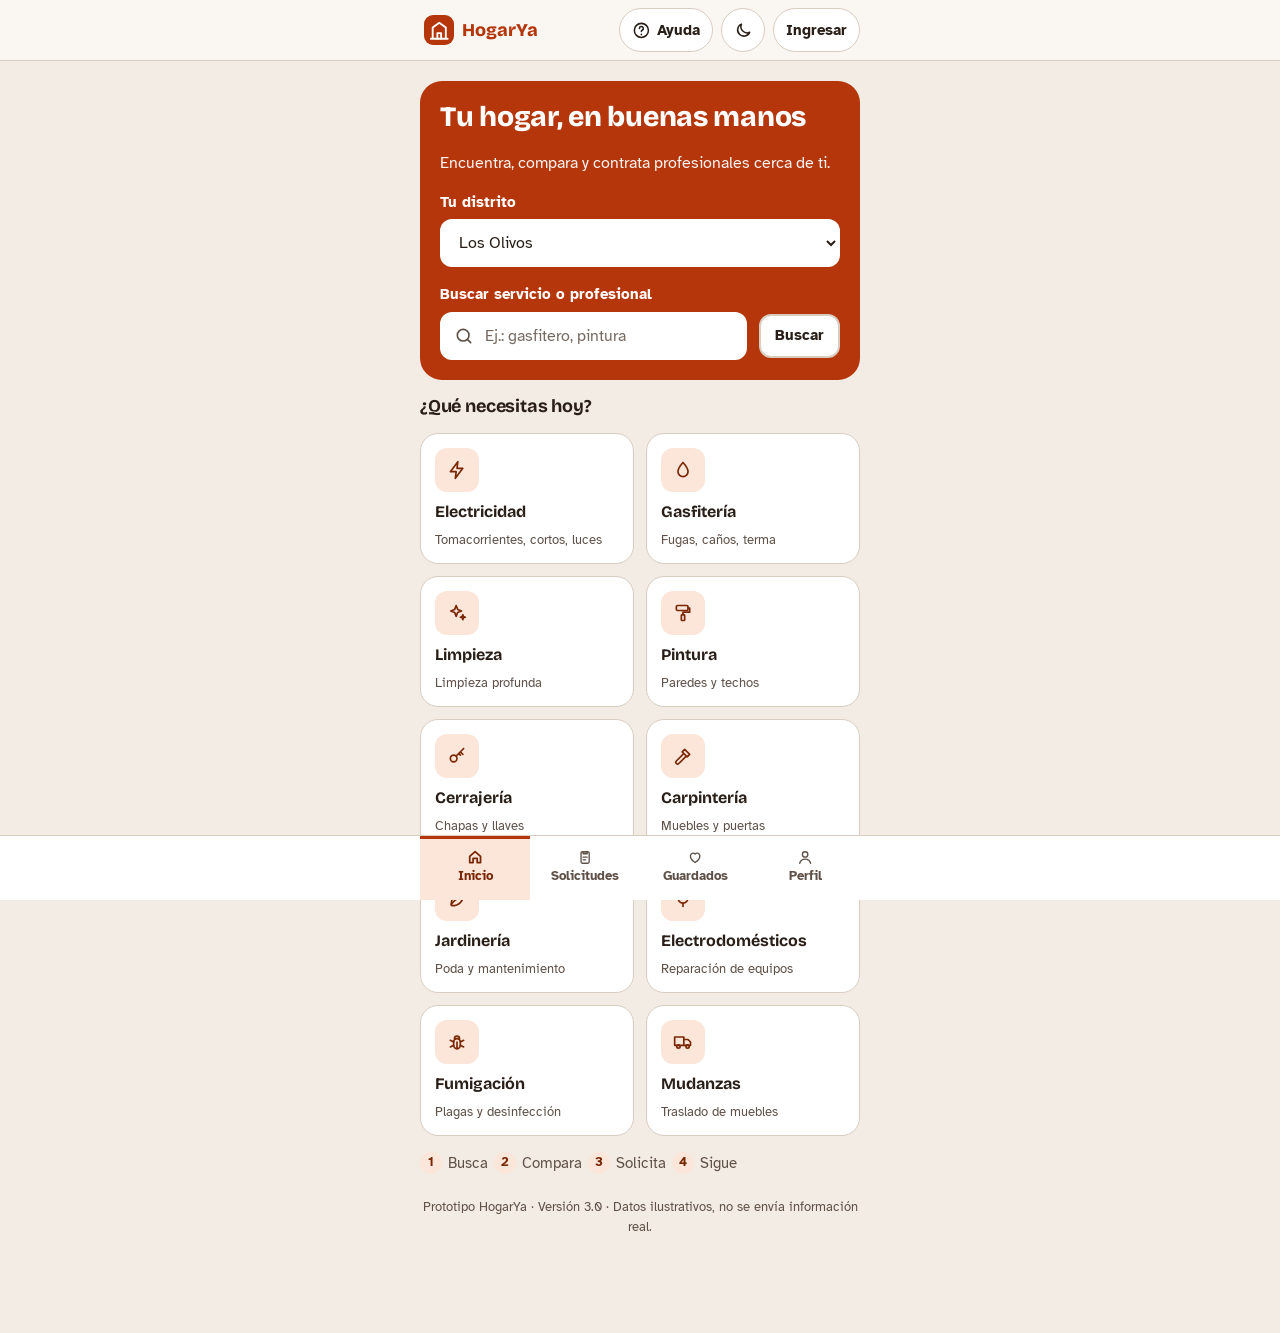
<file: index.html>
<!DOCTYPE html>
<html lang="es-PE">
<head>
<meta charset="UTF-8">
<meta name="viewport" content="width=device-width, initial-scale=1.0">
<meta name="color-scheme" content="light dark">
<meta name="theme-color" content="#FAF7F3" media="(prefers-color-scheme: light)">
<meta name="theme-color" content="#171210" media="(prefers-color-scheme: dark)">
<title>HogarYa Prototipo</title>
<link rel="icon" href="data:image/svg+xml,%3Csvg xmlns='http://www.w3.org/2000/svg' viewBox='0 0 32 32'%3E%3Crect width='32' height='32' rx='9' fill='%23B5360B'/%3E%3Cpath d='M4 26h24M7 26V12l9-6 9 6v14M14 26v-8h4v8' fill='none' stroke='%23fff' stroke-width='2.4' stroke-linecap='round' stroke-linejoin='round'/%3E%3C/svg%3E">

<!-- El tema se resuelve antes del primer pintado para evitar el destello blanco. -->
<script>
(function () {
  var p = 'auto';
  try { p = localStorage.getItem('hogarya-theme') || 'auto'; } catch (e) { }
  if (!/^(light|dark|auto)$/.test(p)) p = 'auto';
  var dark = p === 'dark' || (p === 'auto' && !!window.matchMedia && matchMedia('(prefers-color-scheme: dark)').matches);
  var h = document.documentElement;
  h.setAttribute('data-theme', dark ? 'dark' : 'light');
  h.setAttribute('data-theme-pref', p);

  /* Accesibilidad inclusiva: daltonismo y tamaño de texto */
  try {
    var cb = localStorage.getItem('hogarya-colorblind') || 'none';
    var fs = localStorage.getItem('hogarya-fontsize') || 'normal';
    h.setAttribute('data-colorblind', cb);
    h.setAttribute('data-font-size', fs);
  } catch (e) { }
})();
</script>

<!-- Hojas de estilo: se cargan en orden porque el orden define la prioridad. -->
<link rel="stylesheet" href="assets/css/fonts.css">
<link rel="stylesheet" href="assets/css/tokens.css">
<link rel="stylesheet" href="assets/css/base.css">
<link rel="stylesheet" href="assets/css/layout.css">
<link rel="stylesheet" href="assets/css/components.css">
<link rel="stylesheet" href="assets/css/views.css">
<link rel="stylesheet" href="assets/css/responsive.css">
</head>
<body>

<a class="skip" href="#main">Saltar al contenido</a>
<noscript><div class="nojs" role="alert"><h1>HogarYa necesita JavaScript</h1><p>Este prototipo funciona con JavaScript. Actívalo en la configuración de tu navegador y vuelve a cargar la página.</p></div></noscript>

<!-- Puntos de montaje: el contenido se dibuja desde JavaScript. -->
<div id="shell"></div>
<div id="scrim" class="scrim" hidden></div>
<div id="toast" class="toast" role="status" hidden></div>
<div id="live" class="sr" aria-live="polite" aria-atomic="true"></div>

<!-- Estado de carga: se retira cuando las plantillas están listas. -->
<div id="cargando" class="carga" role="status">
  <h1>HogarYa</h1>
  <p>Cargando el prototipo…</p>
</div>

<!-- Lógica de la aplicación. "defer" conserva el orden de ejecución
     y permite abrir el archivo directamente desde el disco (file://). -->
<script src="assets/js/core/namespace.js" defer></script>
<script src="assets/js/core/util.js" defer></script>
<script src="assets/js/core/icons.js" defer></script>
<script src="assets/js/core/data.js" defer></script>
<script src="assets/js/core/state.js" defer></script>
<script src="assets/js/core/router.js" defer></script>
<script src="assets/js/ui/template.js" defer></script>
<script src="assets/js/ui/feedback.js" defer></script>
<script src="assets/js/ui/theme.js" defer></script>
<script src="assets/js/ui/chrome.js" defer></script>
<script src="assets/js/ui/cards.js" defer></script>
<script src="assets/js/ui/dialog.js" defer></script>
<script src="assets/js/ui/render.js" defer></script>
<script src="assets/js/ui/views/home.js" defer></script>
<script src="assets/js/ui/views/search.js" defer></script>
<script src="assets/js/ui/views/list.js" defer></script>
<script src="assets/js/ui/views/compare.js" defer></script>
<script src="assets/js/ui/views/profile.js" defer></script>
<script src="assets/js/ui/views/login.js" defer></script>
<script src="assets/js/ui/views/request.js" defer></script>
<script src="assets/js/ui/views/tracking.js" defer></script>
<script src="assets/js/ui/views/account.js" defer></script>
<script src="assets/js/ui/views/pro.js" defer></script>
<script src="assets/js/actions.js" defer></script>
<script src="assets/js/main.js" defer></script>

</body>
</html>
</file>
<file: assets/css/fonts.css>
/* ============================================================
   HogarYa · tipografías
   Atkinson Hyperlegible → texto (legibilidad en pantallas pequeñas)
   Bricolage Grotesque   → títulos y cifras destacadas
   ============================================================ */
@font-face{font-family:"Atkinson Hyperlegible";font-style:normal;font-weight:400;font-display:swap;src:url("../fonts/atkinson-hyperlegible-400.woff2") format("woff2")}
@font-face{font-family:"Atkinson Hyperlegible";font-style:normal;font-weight:700;font-display:swap;src:url("../fonts/atkinson-hyperlegible-700.woff2") format("woff2")}
@font-face{font-family:"Bricolage Grotesque";font-style:normal;font-weight:700;font-display:swap;src:url("../fonts/bricolage-grotesque-700.woff2") format("woff2")}
@font-face{font-family:"Bricolage Grotesque";font-style:normal;font-weight:800;font-display:swap;src:url("../fonts/bricolage-grotesque-800.woff2") format("woff2")}
</file>
<file: assets/css/tokens.css>
/* ============================================================
   HogarYa · tokens de diseño
   Concepto: app móvil de una sola columna (390 px de referencia),
   cabecera fija, navegación inferior y contenido en tarjetas sobrias.
   El color de marca se usa solo en acciones y estados; el resto,
   neutros cálidos. Todos los valores de color viven aquí.
   ============================================================ */
:root{
  --bg:#FAF7F3; --surface:#FFFFFF; --surface-2:#F3ECE4; --ink:#2A1F18; --muted:#5F5148; --line:#D9CCC0;
  --brand:#B5360B; --brand-strong:#962C08; --on-brand:#FFFFFF; --tint:#FBE6D9; --tint-ink:#7A2706;
  --ok:#1B6B3B; --ok-bg:#DFF3E5; --warn-bg:#FFF0C7; --warn-ink:#6B4A00; --danger:#B42318; --danger-bg:#FDE8E6;
  --focus:#1D4ED8; --star:#B45309; --scrim:rgba(30,20,12,.55); --shadow:0 1px 2px rgba(60,35,15,.08),0 4px 14px rgba(60,35,15,.06);
  --on-danger:#FFFFFF; --on-ok:#FFFFFF;
  --font-body:"Atkinson Hyperlegible","Segoe UI",system-ui,-apple-system,Roboto,Arial,sans-serif;
  --font-display:"Bricolage Grotesque","Atkinson Hyperlegible","Segoe UI",system-ui,sans-serif;
  --sp-1:4px; --sp-2:8px; --sp-3:12px; --sp-4:16px; --sp-5:20px; --sp-6:24px;
  --fs-xs:.8125rem; --fs-sm:.9375rem; --fs-base:1rem; --fs-md:1.125rem; --fs-lg:1.25rem; --fs-xl:1.5rem; --fs-2xl:1.75rem;
  --nav-h:64px;
  color-scheme:light;
}

/* Modo oscuro: un solo bloque. El script del <head> resuelve "Automático"
   y aplica data-theme, de modo que el tema nunca depende del media query. */
:root[data-theme="dark"]{
  --bg:#171210; --surface:#231C18; --surface-2:#2E2520; --ink:#F6EEE8; --muted:#C9BBB0; --line:#57483E;
  --brand:#FF9A6E; --brand-strong:#FFB08C; --on-brand:#2B1002; --tint:#3B2318; --tint-ink:#FFC7AB;
  --ok:#6FD39A; --ok-bg:#16301F; --warn-bg:#3A2D0B; --warn-ink:#F5D27A; --danger:#FF8F85; --danger-bg:#3A1B18;
  --focus:#8FB0FF; --star:#F2B84B; --scrim:rgba(0,0,0,.65); --shadow:0 1px 2px rgba(0,0,0,.45),0 6px 18px rgba(0,0,0,.28);
  --on-danger:#2B0A07; --on-ok:#0C2415; color-scheme:dark}

/* Paletas de daltonismo y contraste */
:root[data-colorblind="deuteranopia"]{
  --ok:#0D549B; --ok-bg:#D8EAFD; --on-ok:#FFFFFF;
  --brand:#8F2B07; --brand-strong:#732003; --tint:#FCE9DD; --tint-ink:#5E1A02;
  --danger:#D9381E; --danger-bg:#FEEBE8;
}
:root[data-theme="dark"][data-colorblind="deuteranopia"]{
  --ok:#6CB4FE; --ok-bg:#102947; --on-ok:#041427;
  --brand:#FF9E75; --brand-strong:#FFB494; --on-brand:#2C0F02; --tint:#3B2318; --tint-ink:#FFC7AB;
  --danger:#FFA296; --danger-bg:#3A1B18;
}

/* Protanopía (rojo débil): tonos dorados/ámbar y azul ultramar */
:root[data-colorblind="protanopia"]{
  --brand:#0D549B; --brand-strong:#093E73; --on-brand:#FFFFFF; --tint:#E1EFFF; --tint-ink:#062E56;
  --danger:#8F2B07; --danger-bg:#FCE9DD;
  --ok:#056976; --ok-bg:#D4F4F9; --on-ok:#FFFFFF;
}
:root[data-theme="dark"][data-colorblind="protanopia"]{
  --brand:#70B7FF; --brand-strong:#94CBFF; --on-brand:#041A33; --tint:#122942; --tint-ink:#BCE0FF;
  --danger:#FF9E75; --danger-bg:#3A1A12;
  --ok:#5EE2F5; --ok-bg:#083138; --on-ok:#02171B;
}

/* Tritanopía (azul débil): tonos rojos y turquesa/cian de alto contraste */
:root[data-colorblind="tritanopia"]{
  --brand:#C02404; --brand-strong:#991B00; --tint:#FFE6DF; --tint-ink:#6A1400;
  --ok:#0A7A78; --ok-bg:#D6F7F6; --on-ok:#FFFFFF;
  --focus:#C02404;
}
:root[data-theme="dark"][data-colorblind="tritanopia"]{
  --brand:#FF886E; --brand-strong:#FFA38F; --on-brand:#2C0900; --tint:#381C16; --tint-ink:#FFC2B5;
  --ok:#4EE4E1; --ok-bg:#093332; --on-ok:#011817;
  --danger:#FF9E75; --danger-bg:#3A1A12;
  --focus:#FF886E;
}

/* Acromático / Monocromo (alto contraste puro blanco/negro) */
:root[data-colorblind="monochrome"]{
  --brand:#111111; --brand-strong:#000000; --on-brand:#FFFFFF; --tint:#E5E5E5; --tint-ink:#111111;
  --ok:#222222; --ok-bg:#EFEFEF; --on-ok:#FFFFFF;
  --danger:#000000; --danger-bg:#E8E8E8; --on-danger:#FFFFFF;
  --focus:#000000; --line:#777777;
}
:root[data-theme="dark"][data-colorblind="monochrome"]{
  --brand:#EEEEEE; --brand-strong:#FFFFFF; --on-brand:#000000; --tint:#333333; --tint-ink:#FFFFFF;
  --ok:#DDDDDD; --ok-bg:#222222; --on-ok:#000000;
  --danger:#FFFFFF; --danger-bg:#2A2A2A; --on-danger:#000000;
  --focus:#FFFFFF; --line:#888888;
}

/* Escalado de fuentes (Baja visión / Cognitivo) */
:root[data-font-size="large"]{
  font-size:18px;
}
:root[data-font-size="xlarge"]{
  font-size:20px;
}
</file>
<file: assets/css/base.css>
/* ============================================================
   HogarYa · base
   Reinicio ligero, tipografía base, foco visible y utilidades
   de accesibilidad (texto solo para lectores de pantalla, enlace
   de salto).
   ============================================================ */
*,*::before,*::after{box-sizing:border-box}
html{-webkit-text-size-adjust:100%;scroll-padding-top:max(76px,4.75rem);scroll-padding-bottom:max(88px,5.5rem)}
:focus{scroll-margin-top:max(76px,4.75rem);scroll-margin-bottom:max(88px,5.5rem)}
body{margin:0;background:var(--bg);color:var(--ink);font:400 1rem/1.5 var(--font-body);
  padding-inline:max(16px,env(safe-area-inset-left,0px)) max(16px,env(safe-area-inset-right,0px));
  padding-block:0 calc(var(--nav-h) + 24px)}
body.no-nav{padding-block-end:24px}
h1,h2,h3{font-family:var(--font-display);line-height:1.2;margin:0;text-wrap:balance;letter-spacing:-.01em}
h1{font-size:1.5rem;font-weight:800}
h2{font-size:1.125rem;font-weight:700}
h3,.ct{font-size:1rem;font-weight:700}
p{margin:0}
button,input,select,textarea{font:inherit;color:inherit}
button{cursor:pointer}
a{color:var(--brand)}
:focus{outline:none}
:focus-visible{outline:3px solid var(--focus);outline-offset:2px}
.sr{position:absolute!important;width:1px;height:1px;margin:-1px;padding:0;overflow:hidden;clip:rect(0 0 0 0);white-space:nowrap;border:0}
.skip{position:absolute;left:8px;top:-60px;z-index:100;background:var(--ink);color:var(--bg);padding:10px 14px;border-radius:8px;text-decoration:none;font-weight:700}
.skip:focus{top:8px}
.ic{width:1.25em;height:1.25em;flex:none;vertical-align:-.2em}
.ic.fill{fill:currentColor}
</file>
<file: assets/css/layout.css>
/* ============================================================
   HogarYa · estructura
   Contenedor de una columna, cabecera fija, navegación inferior,
   barras de acción y utilidades de disposición.
   ============================================================ */

/* contenedor */
.wrap{max-width:440px;margin-inline:auto}
header.top{position:sticky;top:env(safe-area-inset-top,0px);z-index:20;background:var(--bg);
  margin-inline:calc(-1*max(16px,env(safe-area-inset-left,0px))) calc(-1*max(16px,env(safe-area-inset-right,0px)));
  padding-inline:max(16px,env(safe-area-inset-left,0px)) max(16px,env(safe-area-inset-right,0px));border-bottom:1px solid var(--line)}
body::before{content:"";position:fixed;inset:0 0 auto;height:env(safe-area-inset-top,0px);z-index:30;background:var(--bg)}
.top .wrap{display:flex;flex-wrap:wrap;align-items:center;justify-content:space-between;gap:8px;min-height:60px}
.brand{display:flex;align-items:center;gap:var(--sp-2);background:none;border:0;padding:6px 4px;min-height:44px;font-family:var(--font-display);font-weight:800;font-size:var(--fs-md);color:var(--brand);flex:none}
.brand .logo{width:30px;height:30px;border-radius:9px;background:var(--brand);color:var(--on-brand);display:grid;place-items:center}
.top-actions{display:flex;flex-wrap:wrap;justify-content:flex-end;gap:var(--sp-2);align-items:center;margin-inline-start:auto}
.pill{display:inline-flex;align-items:center;justify-content:center;gap:6px;min-height:44px;min-width:44px;padding:0 var(--sp-3);border-radius:999px;border:1.5px solid var(--line);background:var(--surface);font-weight:700;font-size:var(--fs-sm);white-space:nowrap}
.pill:hover{border-color:var(--brand)}
.iconbtn{width:44px;padding:0;flex:none}

main{display:block;padding-block:var(--sp-5) var(--sp-2);outline:none}
main:focus{outline:none}
.screen{display:flex;flex-direction:column;gap:var(--sp-4)}
.sbar{display:flex;align-items:center;gap:var(--sp-3)}
.sbar .grow{min-width:0}
.sub{color:var(--muted);font-size:.9375rem}
.back{width:44px;height:44px;border-radius:50%;border:1.5px solid var(--line);background:var(--surface);display:grid;place-items:center;flex:none}
.back:hover{border-color:var(--brand)}
.stack{display:flex;flex-direction:column;gap:var(--sp-3)}
.row{display:flex;gap:var(--sp-3);align-items:center}
.row.wrap-r{flex-wrap:wrap}

/* barras fijas */
.fixedbar{position:fixed;left:0;right:0;z-index:15;background:var(--surface);border-top:1px solid var(--line);padding-inline:max(16px,env(safe-area-inset-left,0px)) max(16px,env(safe-area-inset-right,0px))}
.fixedbar>div{max-width:440px;margin-inline:auto}
nav.bottom{bottom:0;padding-bottom:env(safe-area-inset-bottom,0px)}
nav.bottom ul{list-style:none;margin:0;padding:0;display:flex}
nav.bottom li{flex:1}
nav.bottom button{width:100%;min-height:var(--nav-h);display:flex;flex-direction:column;align-items:center;justify-content:center;gap:2px;background:none;border:0;color:var(--muted);font-size:.8125rem;font-weight:700}
nav.bottom button[aria-current="page"]{color:var(--tint-ink);background:var(--tint);box-shadow:inset 0 3px 0 var(--brand)}
nav.bottom button[aria-current="page"] .ic{stroke-width:2.6}
.actionbar{bottom:calc(var(--nav-h) + env(safe-area-inset-bottom,0px));padding-block:10px}
.actionbar.nonav{bottom:0;padding-bottom:calc(10px + env(safe-area-inset-bottom,0px))}
.spacer{height:84px}
</file>
<file: assets/css/components.css>
/* ============================================================
   HogarYa · componentes
   Botones, tarjetas, campos, chips, etiquetas, diálogo, avisos
   y mensajes. Es la capa que se reutiliza en todas las pantallas.
   ============================================================ */

/* botones */
.btn{display:flex;align-items:center;justify-content:center;gap:8px;width:100%;min-height:52px;padding:12px 18px;border-radius:14px;border:2px solid transparent;font-weight:700;font-size:1rem;text-align:center;text-decoration:none}
.btn.primary{background:var(--brand);color:var(--on-brand)}
.btn.primary:hover{background:var(--brand-strong)}
.btn.secondary{background:var(--surface);color:var(--ink);border-color:var(--line)}
.btn.secondary:hover{border-color:var(--brand)}
.btn.danger{background:var(--danger);color:var(--on-danger)}
.btn.small{min-height:44px;width:auto;padding:8px 14px;font-size:.9375rem;border-radius:12px}
.btn[disabled]{opacity:.55;cursor:not-allowed}
.linkbtn{background:none;border:0;padding:6px 4px;min-height:44px;color:var(--brand);font-weight:700;text-decoration:underline;text-underline-offset:3px}

/* tarjetas y chips */
.card{background:var(--surface);border:1px solid var(--line);border-radius:18px;padding:var(--sp-4);box-shadow:var(--shadow)}
.chips{display:flex;flex-wrap:wrap;gap:var(--sp-2)}
.chip{display:inline-flex;align-items:center;gap:6px;min-height:44px;padding:0 var(--sp-4);border-radius:999px;border:1.5px solid var(--line);background:var(--surface);font-weight:700;font-size:var(--fs-sm);user-select:none}
.chip:hover{border-color:var(--brand)}
button.chip[aria-pressed="true"],.choice input:checked+span{background:var(--brand);border-color:var(--brand);color:var(--on-brand)}
/* el estado activo también se marca con un check, no solo con color (1.4.1) */
button.chip[aria-pressed="true"]::before,.choice input:checked+span::before{content:"✓";font-weight:800;margin-inline-end:6px}
.tag{display:inline-flex;align-items:center;gap:6px;border-radius:999px;padding:4px 10px;font-size:.8125rem;font-weight:700;background:var(--surface-2);color:var(--ink)}
.tag.ok{background:var(--ok-bg);color:var(--ok)}
.tag.warn{background:var(--warn-bg);color:var(--warn-ink)}
.tag.brand{background:var(--tint);color:var(--tint-ink)}
.tag.bad{background:var(--danger-bg);color:var(--danger)}

/* campos */
.field{display:flex;flex-direction:column;gap:6px}
label,.lbl{font-weight:700;font-size:.9375rem}
.req{color:var(--danger);font-weight:700}
.hint{color:var(--muted);font-size:.875rem}
.input,select.input,textarea.input{width:100%;min-height:48px;padding:10px 14px;border-radius:12px;border:1.5px solid var(--muted);background:var(--surface);color:var(--ink)}
textarea.input{min-height:96px;resize:vertical}
.input::placeholder{color:var(--muted);opacity:.85}
.input[aria-invalid="true"]{border-color:var(--danger);border-width:2px}
.err{display:flex;gap:8px;align-items:flex-start;color:var(--danger);font-weight:700;font-size:.9375rem}
.err[hidden]{display:none}
.group{border:0;margin:0;padding:0;min-width:0}
.group legend{padding:0;margin-bottom:8px;font-weight:700;font-size:.9375rem}
.group.invalid .chips{outline:2px solid var(--danger);outline-offset:6px;border-radius:14px}
.choice{position:relative;display:inline-flex}
.choice input{position:absolute;width:1px;height:1px;margin:0;overflow:hidden;clip-path:inset(50%);white-space:nowrap}
.choice span{cursor:pointer;display:inline-flex;align-items:center;justify-content:center;min-height:48px;min-width:48px;padding:0 16px;border-radius:999px;border:1.5px solid var(--muted);background:var(--surface);font-weight:700}
.choice input:focus-visible+span{outline:3px solid var(--focus);outline-offset:2px}
.choice input:disabled+span{opacity:.5}
.live-sel{display:flex;gap:8px;align-items:center;padding:10px 12px;border-radius:12px;background:var(--surface-2);font-size:.9375rem}
.errsum{border:2px solid var(--danger);background:var(--danger-bg);border-radius:14px;padding:var(--sp-3) var(--sp-4);display:flex;flex-direction:column;gap:var(--sp-2)}
.errsum h2{font-size:var(--fs-base);color:var(--danger);display:flex;gap:var(--sp-2);align-items:center}
.errsum ul{margin:0;padding-left:20px}
.errsum a{color:var(--danger);font-weight:700}

/* hero y categorías */
.hero{background:var(--brand);color:var(--on-brand);border-radius:22px;padding:var(--sp-5);display:flex;flex-direction:column;gap:var(--sp-4)}
.hero h1{font-size:var(--fs-2xl);color:var(--on-brand)}
.hero p{color:var(--on-brand);opacity:.95}
.hero label{color:var(--on-brand)}
.hero .input{border-color:transparent}
.searchbox{position:relative}
.searchbox .ic{position:absolute;left:14px;top:50%;transform:translateY(-50%);color:var(--muted);pointer-events:none}
.searchbox .input{padding-left:44px}
.cats{display:grid;grid-template-columns:repeat(2,minmax(0,1fr));gap:12px;list-style:none;margin:0;padding:0}
.cat{display:flex;flex-direction:column;align-items:flex-start;gap:8px;width:100%;min-height:112px;text-align:left;padding:14px;border-radius:18px;border:1.5px solid var(--line);background:var(--surface)}
.cat:hover{border-color:var(--brand)}
.cat .ci{width:44px;height:44px;border-radius:12px;display:grid;place-items:center;background:var(--tint);color:var(--tint-ink)}
.cat b{font-family:var(--font-display);font-size:1rem;overflow-wrap:anywhere;max-width:100%}
.cat small{color:var(--muted);font-size:.8125rem;line-height:1.3}
.steps{display:flex;gap:6px;flex-wrap:wrap;color:var(--muted);font-size:.9375rem}
.steps span{display:inline-flex;align-items:center;gap:6px}
.steps b{display:inline-grid;place-items:center;width:22px;height:22px;border-radius:50%;background:var(--tint);color:var(--tint-ink);font-size:.8125rem}

/* tarjeta de profesional */
.pro{position:relative;display:flex;flex-direction:column;gap:12px}
.pro:hover{border-color:var(--brand)}
.pro-top{display:flex;gap:12px;align-items:flex-start}
.avatar{width:52px;height:52px;border-radius:50%;background:var(--tint);color:var(--tint-ink);display:grid;place-items:center;font-family:var(--font-display);font-weight:800;flex:none}
.avatar.lg{width:84px;height:84px;font-size:1.75rem}
.pro h3 a{color:var(--ink);text-decoration:none}
.pro h3 a::after{content:"";position:absolute;inset:0;border-radius:18px}
.pro h3 a:focus-visible{outline:none}
.pro h3 a:focus-visible::after{outline:3px solid var(--focus);outline-offset:2px}
.meta{display:flex;gap:6px;align-items:center;color:var(--muted);font-size:.9375rem;flex-wrap:wrap}
.meta .ic{color:var(--star)}
.price{font-family:var(--font-display);font-weight:800;font-size:1.125rem;color:var(--brand)}
.pro-foot{display:flex;align-items:center;justify-content:space-between;gap:8px;flex-wrap:wrap}
.pro .fav,.pro .cmp{position:relative;z-index:2}
.fav{width:44px;height:44px;border-radius:50%;border:0;background:transparent;display:grid;place-items:center;color:var(--muted);flex:none;margin:-6px -6px 0 0}
.fav.on{color:var(--brand)}
.cmp{display:inline-flex;align-items:center;gap:10px;min-height:44px;padding:0 6px 0 0;font-weight:700;font-size:.9375rem;cursor:pointer}
.cmp input{width:24px;height:24px;accent-color:var(--brand);margin:0}

/* avisos */
.notice{display:flex;gap:10px;align-items:flex-start;padding:12px 14px;border-radius:14px;background:var(--warn-bg);color:var(--warn-ink);font-weight:700;font-size:.9375rem}
.notice.info{background:var(--tint);color:var(--tint-ink)}
.notice.ok{background:var(--ok-bg);color:var(--ok)}
.notice[hidden]{display:none}

/* interruptor y control segmentado */
.switch{display:flex;align-items:center;justify-content:space-between;gap:12px;min-height:48px}
.switch button{position:relative;width:76px;height:44px;border-radius:99px;border:2px solid var(--muted);background:var(--surface-2);flex:none;padding:0}
.switch button::after{content:"";position:absolute;top:4px;left:4px;width:32px;height:32px;border-radius:50%;background:var(--muted);transition:transform .15s}
.switch button[aria-checked="true"]{background:var(--brand);border-color:var(--brand)}
.switch button[aria-checked="true"]::after{transform:translateX(32px);background:var(--on-brand)}
.seg{display:flex;flex-wrap:wrap;gap:0;border:1.5px solid var(--line);border-radius:14px;overflow:hidden;background:var(--surface)}
.seg .choice{flex:1}
.seg .choice span{width:100%;border:0;border-radius:0;background:transparent}
.seg .choice input:checked+span{background:var(--brand);color:var(--on-brand)}
.theme-note{margin-top:var(--sp-2)}

/* diálogo */
.scrim{position:fixed;inset:0;background:var(--scrim);z-index:50;display:flex;align-items:flex-end;justify-content:center;padding:16px}
.scrim[hidden]{display:none}
.dialog{background:var(--surface);color:var(--ink);border-radius:22px;padding:var(--sp-6);width:100%;max-width:420px;display:flex;flex-direction:column;gap:var(--sp-4);max-height:88vh;overflow:auto}
.dialog ol,.dialog ul{margin:0;padding-left:20px;display:flex;flex-direction:column;gap:6px}

/* mensajes y estados vacíos */
.toast{position:fixed;left:50%;transform:translateX(-50%);top:calc(env(safe-area-inset-top,0px) + 68px);z-index:60;background:var(--ink);color:var(--bg);padding:12px 16px;border-radius:14px;font-weight:700;max-width:min(92vw,400px);box-shadow:0 6px 24px rgba(0,0,0,.25);display:flex;gap:8px;align-items:center}
.toast[hidden]{display:none}
.rate{display:flex;gap:6px;justify-content:center}
.rate .choice span{border-radius:12px}
.empty{text-align:center;display:flex;flex-direction:column;gap:12px;align-items:center;padding:24px 8px}
.empty .big{width:64px;height:64px;border-radius:50%;background:var(--surface-2);display:grid;place-items:center;color:var(--muted)}
.empty .big .ic{width:30px;height:30px}
.foot{text-align:center;color:var(--muted);font-size:.8125rem;padding-top:8px}
.nojs{max-width:440px;margin:var(--sp-6) auto;padding:var(--sp-4);border:2px solid var(--line);border-radius:18px;background:var(--surface)}
.carga{max-width:440px;margin:var(--sp-6) auto;padding:var(--sp-5);border:2px solid var(--line);border-radius:18px;background:var(--surface);text-align:center}
.carga p{color:var(--muted);margin-top:var(--sp-2)}

/* ============================================================
   Guía interactiva paso a paso (Tour asistido)
   ============================================================ */
.guide-highlight{
  position:relative!important;
  z-index:90!important;
  outline:4px solid var(--brand)!important;
  outline-offset:4px!important;
  box-shadow:0 0 0 9999px rgba(0,0,0,0.65), 0 0 20px rgba(181,54,11,0.6)!important;
  border-radius:12px;
  transition:all .25s ease-out;
}
.guide-popover{
  position:fixed;
  z-index:95;
  bottom:max(80px, calc(var(--nav-h) + 24px));
  left:50%;
  transform:translateX(-50%);
  width:calc(100% - 32px);
  max-width:400px;
  background:var(--surface);
  border:2px solid var(--brand);
  border-radius:18px;
  padding:16px 18px;
  box-shadow:0 12px 32px rgba(0,0,0,.35);
  display:flex;
  flex-direction:column;
  gap:10px;
  animation:guideSlideUp .25s ease-out;
}
@keyframes guideSlideUp{
  from{transform:translate(-50%, 20px);opacity:0}
  to{transform:translate(-50%, 0);opacity:1}
}
.guide-header{
  display:flex;
  justify-content:space-between;
  align-items:center;
  gap:8px;
}
.guide-step-tag{
  font-size:.8125rem;
  font-weight:800;
  text-transform:uppercase;
  background:var(--tint);
  color:var(--tint-ink);
  padding:4px 10px;
  border-radius:99px;
}
.guide-desc{
  font-size:.9375rem;
  line-height:1.45;
  color:var(--ink);
}
.guide-actions{
  display:flex;
  gap:8px;
  justify-content:flex-end;
  margin-top:4px;
}
.guide-actions .btn{
  min-height:42px;
  padding:6px 14px;
  font-size:.9rem;
}

/* Accesibilidad (APF3): objetivos táctiles de 44 px en enlaces de tarjeta,
   aviso descartable y estado del canal de vibración */
.toast{width:max-content}
.ct a{display:inline-flex;align-items:center;min-height:44px}
.toast .toast-x{margin:-6px -8px -6px 4px;min-width:44px;min-height:44px;border:0;background:transparent;color:inherit;font-size:1.5rem;line-height:1;border-radius:12px;flex:none}
.toast .toast-x:focus-visible{outline:3px solid var(--bg);outline-offset:-3px}
</file>
<file: assets/css/views.css>
/* ============================================================
   HogarYa · elementos de pantalla
   Piezas que solo aparecen en una vista concreta: tabla de
   comparación, cabecera de perfil, pares de datos, barra de
   progreso, línea de tiempo y confirmación de envío.
   ============================================================ */

/* tabla comparar */
.tablewrap{overflow-x:auto}
table.cmp-t{width:100%;border-collapse:collapse;font-size:.9375rem}
table.cmp-t th,table.cmp-t td{padding:12px 8px;text-align:left;border-bottom:1px solid var(--line);vertical-align:top}
table.cmp-t thead th{font-family:var(--font-display);font-size:1rem}
table.cmp-t tbody th{font-weight:400;color:var(--muted);width:34%}
table.cmp-t td{font-weight:700}

/* perfil */
.profile-head{display:flex;flex-direction:column;align-items:center;text-align:center;gap:6px;background:var(--tint);border-radius:22px;padding:20px 16px}
.stats{display:flex;gap:var(--sp-6);margin-top:var(--sp-2)}
.stats div{display:flex;flex-direction:column;align-items:center}
.stats b{font-family:var(--font-display);font-size:1.25rem}
.stats small{color:var(--muted);font-size:.8125rem}
dl.kv{margin:0;display:flex;flex-direction:column}
dl.kv>div{display:flex;justify-content:space-between;align-items:center;gap:12px;padding:12px 0;border-bottom:1px solid var(--line)}
dl.kv>div:last-child{border-bottom:0}
dl.kv dt{color:var(--muted)}
dl.kv dd{margin:0;font-weight:700;text-align:right;min-width:0;overflow-wrap:anywhere}
dl.kv .chg{display:flex;align-items:center;gap:6px;justify-content:flex-end;flex-wrap:wrap}

/* progreso y línea de tiempo */
.progress{height:10px;border-radius:99px;background:var(--surface-2);overflow:hidden}
.progress i{display:block;height:100%;background:var(--brand);border-radius:99px}
ol.timeline{list-style:none;margin:0;padding:0;display:grid;grid-template-columns:repeat(4,1fr);gap:4px}
ol.timeline li{display:flex;flex-direction:column;align-items:center;gap:4px;text-align:center;font-size:.75rem;color:var(--muted);position:relative}
ol.timeline .dot{width:32px;height:32px;border-radius:50%;display:grid;place-items:center;background:var(--surface-2);border:2px solid var(--line);font-weight:700;font-size:.8125rem;color:var(--muted)}
ol.timeline li.done .dot{background:var(--ok);border-color:var(--ok);color:var(--on-ok)}
ol.timeline li.now .dot{background:var(--brand);border-color:var(--brand);color:var(--on-brand)}
ol.timeline li.now,ol.timeline li.done{color:var(--ink);font-weight:700}
.req-h{display:flex;justify-content:space-between;gap:8px;align-items:flex-start}
.code{font-variant-numeric:tabular-nums;color:var(--muted);font-size:.875rem}

/* confirmación de envío */
.success{display:flex;flex-direction:column;align-items:center;text-align:center;gap:10px;padding:8px 0}
.success .big{width:72px;height:72px;border-radius:50%;background:var(--ok-bg);color:var(--ok);display:grid;place-items:center}
.success .big .ic{width:36px;height:36px;stroke-width:3}
.codebox{font-family:var(--font-display);font-weight:800;font-size:1.5rem;letter-spacing:.04em;background:var(--surface-2);padding:6px 16px;border-radius:12px;font-variant-numeric:tabular-nums}
</file>
<file: assets/css/responsive.css>
/* ============================================================
   HogarYa · adaptación
   Pantallas anchas, cabeceras estrechas, movimiento reducido
   y modo de alto contraste del sistema.
   ============================================================ */

/* escritorio: la app se centra sobre un fondo neutro */
@media (min-width:700px){body{background:var(--surface-2)} main,.sbar{} .wrap{background:transparent}}
@media (min-height:620px) and (min-width:700px){.scrim{align-items:center}}

/* cabecera estrecha: la cuenta queda como avatar;
   sin sesión, "Ingresar" y "Ayuda" ficam como ícono */
@media (max-width:400px){.pill .lb-acct,.top.guest .pill.help .lb{position:absolute;width:1px;height:1px;overflow:hidden;clip-path:inset(50%);white-space:nowrap}.pill.acct,.top.guest .pill.help{width:44px;padding:0}}
@media (max-width:359px){.pill .lb,.top.guest .brand .bt{position:absolute;width:1px;height:1px;overflow:hidden;clip-path:inset(50%);white-space:nowrap}.pill.help{width:44px;padding:0}.cats{gap:var(--sp-2)}.cat b{font-size:.875rem}.cat{padding:var(--sp-3)}}

/* movimiento reducido */
@media (prefers-reduced-motion:reduce){*,*::before,*::after{transition:none!important;animation:none!important;scroll-behavior:auto!important}}

/* alto contraste (forced colors) */
@media (forced-colors:active){
  .card,.btn,.chip,.pill,.back,.seg,.cat,.dialog,.notice,.errsum,.choice span,.switch button{border:2px solid ButtonText}
  .btn.primary,button.chip[aria-pressed="true"],.choice input:checked+span,.switch button[aria-checked="true"]{forced-color-adjust:none;background:Highlight;color:HighlightText;border-color:Highlight}
  .switch button::after{forced-color-adjust:none;background:ButtonText}
  .switch button[aria-checked="true"]::after{background:HighlightText}
  nav.bottom button[aria-current="page"]{border-top:4px solid Highlight;color:Highlight}
  .progress{border:1px solid CanvasText}.progress i{forced-color-adjust:none;background:Highlight}
  .fav.on{color:Highlight}
}
</file>
